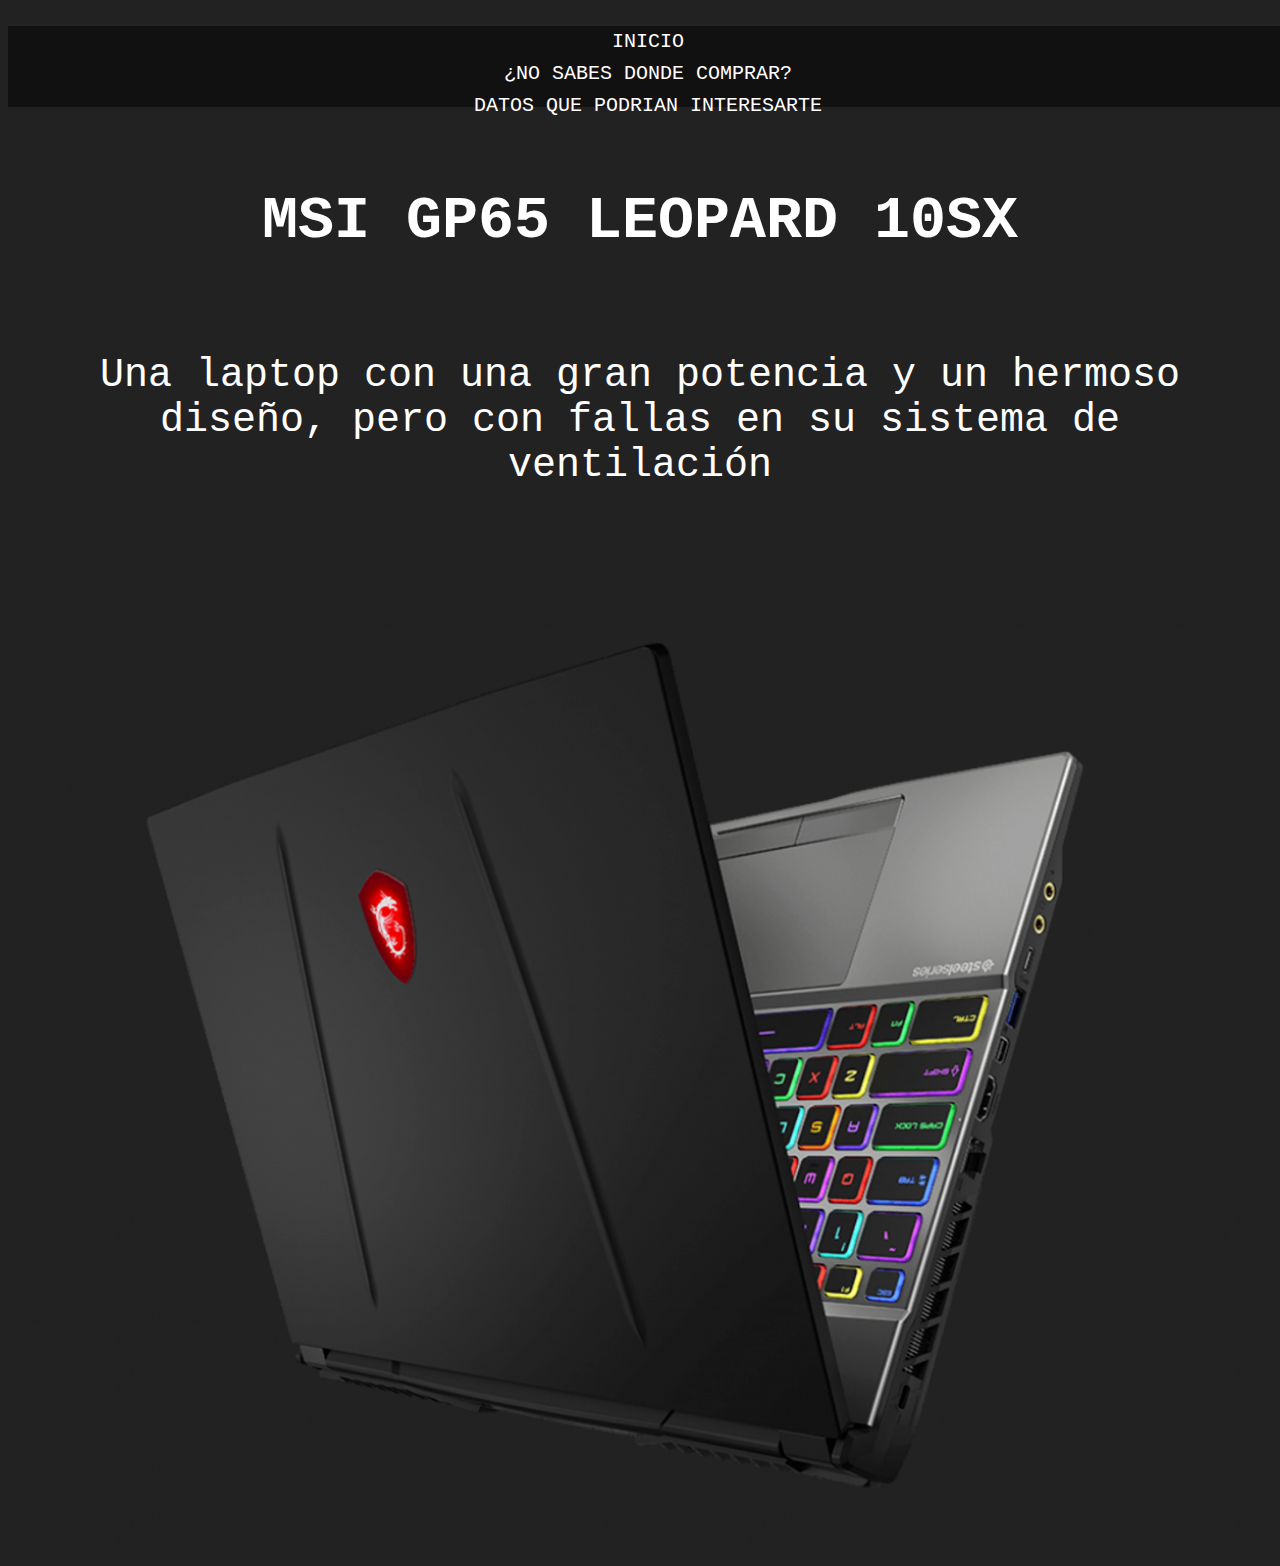
<file: msi_gp65_leopard.html>
<!DOCTYPE html>
<html lang="en">
<head>
    <meta charset="UTF-8">
    <meta http-equiv="X-UA-Compatible" content="IE=edge">
    <meta name="viewport" content="width=device-width, initial-scale=1.0">
    <title>MSI GP65 LEOPARD</title>

    <!-- LINKS -->
    <link rel="stylesheet" href="css/navbar.css">
    <link rel="stylesheet" href="css/products.css">

    <!-- CSS only -->
    <link href="https://cdn.jsdelivr.net/npm/bootstrap@5.1.3/dist/css/bootstrap.min.css" rel="stylesheet" integrity="sha384-1BmE4kWBq78iYhFldvKuhfTAU6auU8tT94WrHftjDbrCEXSU1oBoqyl2QvZ6jIW3" crossorigin="anonymous">
    <!-- JavaScript Bundle with Popper -->
    <script src="https://cdn.jsdelivr.net/npm/bootstrap@5.1.3/dist/js/bootstrap.bundle.min.js" integrity="sha384-ka7Sk0Gln4gmtz2MlQnikT1wXgYsOg+OMhuP+IlRH9sENBO0LRn5q+8nbTov4+1p" crossorigin="anonymous"></script>
</head>
<body style="background-color: #222222;"> 
    <div class="content-fluid">
        <section id="Navbar">
            <nav>
                <div class="row" id="nav_bar_computadora" style="--bs-gutter-x: 0rem;">
                    <div class="col-sm-4">
                        <a href="" style="text-decoration: none; color: white;">INICIO</a>
                    </div>
                    <div class="col-sm-4" >
                        <a href="" style="text-decoration: none; color: white;">¿NO SABES DONDE COMPRAR?</a>
                    </div>
                    <div class="col-sm-4">
                        <a href="" style="text-decoration: none; color: white;">DATOS QUE PODRIAN INTERESARTE</a>
                    </div>
                </div>
            </nav>
        </section>
        <section>
            <nav>
                <div id="hamburguesa" >
                    <div class="row" style="--bs-gutter-x: 0rem;">
                        <div class="col-sm-11">
                            <input type="checkbox" id="check">
                            <label for="check" class="bar-btn"><img src="img/menu_icon.png" alt="menu_icon"></label>
                            <ul class="nav-menu">
                                <li><a href="">INICIO</a></li>
                                <li><a href="">¿NO SABES DONDE COMPRAR?</a></li>
                                <li><a href="">DATOS QUE PODRIAN INTERESARTE</a></li>
                            </ul>
                        </div>
                    </div>
                </div>
            </nav>
        </section>
        <section id="tittle_img">
            <div>
                <h1>
                    MSI GP65 LEOPARD 10SX
                </h1>
                <br>
                <p>
                    Una laptop con una gran potencia y un hermoso diseño, pero con fallas en su sistema de ventilación
                </p>
                <br>
                <div class="row">
                    <div class="col-sm-2"></div>
                    <div class="col-sm-8">
                        <img src="img/msigp65leopard10sx_320px.png" alt="msi gp65 leopard 10SX" id="img01">
                        <img src="img/msigp65leopard10sx_375px.png" alt="msi gp65 leopard 10SX" id="img02">
                        <img src="img/msigp65leopard10sx_425px.png" alt="msi gp65 leopard 10SX" id="img03">
                        <img src="img/msigp65leopard10sx_768px.png" alt="msi gp65 leopard 10SX" id="img04">
                        <img src="img/msigp65leopard10sx_1024px.png" alt="msi gp65 leopard 10SX" id="img05">
                        <img src="img/msigp65leopard10sx_1440px.png" alt="msi gp65 leopard 10SX" id="img06">
                        <img src="img/msigp65leopard10sx_2560px.png" alt="msi gp65 leopard 10SX" id="img07">
                    </div>
                    <div class="col-sm-2"></div>
                </div>
            </div>
        </section>
    </div>
</body>
</html>
</file>
<file: css/navbar.css>
html, body{

    overflow-x: hidden; 

}

#Principal{

    position: relative;

}

#Principal >h1{ 

    text-align: center;
    position: absolute;
    font-size: 75px;
    font-weight: 400;
    width: 100%;
    margin-top: 35vh;
    font-family: 'Courier New', Courier, monospace;
    color: white;

}

@media (min-width: 767px) {
    
    #Navbar{

        display: block;

    }

    #nav_bar_computadora {

        align-items: center;
        justify-items: center;
        text-align: center;
        position: absolute;
        font-size: 20px;
        z-index: 1;
        width: 100%;
        margin-top: 2vh;
        line-height: 32px;
        font-family: 'Courier New', Courier, monospace;
        height: 9vh;
        background-color: rgba(0, 0, 0, 0.5);

    }

    #hamburguesa{

        display: none;

    }

}

@media (min-width: 0px) and (max-width: 767px) {
    
    #Navbar{

        display: none;

    }

    #hamburguesa{

        display: block;
        text-align: end;
        z-index: 1;
        width: 100%;
        position: fixed;
        font-family: 'Courier New', Courier, monospace;
        background-color: rgba(0, 0, 0, 0.3);

    }

    #hamburguesa >div {

        height: 7vh;
        margin-top: 13px;
        margin-left: 10px;

    }

    #hamburguesa > div> div >label >img {
        
        margin-top: 20px;
        width: 45px;

    }

    @media (max-width: 575.7px){

        #hamburguesa > div> div >label >img {
        
            margin-top: 20px;
            margin-right: 35px;
            width: 40px;
    
        }

    }

    .nav-menu{

        backdrop-filter: blur(5px);
        margin-top: 5vh;
        align-items: center;
        justify-content: center;
        text-align: center;
        width: 100%;
        margin-right: 30px;
        position: fixed;
        transition: all .5s;
        height: 0vh;

    }

    .nav-menu li{

        display: none;
        line-height: 120px;
        transition: all .5s;

    }

    .nav-menu li a {

        color: white;
        font-size: 25px;

    }



    #check{

        display: none;

    } 

    #check:checked ~ .nav-menu{

        height: 100vh;

    }

    #check:checked ~ .nav-menu li{

        display: block;

    }

}
</file>
<file: css/products.css>
body{

    background-color: black;

}

h1, p{

    color: white;

}

@media (min-width: 0px) and (max-width: 320px) {

    #tittle_img{

        padding-top: 40%;
        width: 100%;
        align-items: center;
        text-align: center;
        font-family: 'Courier New', Courier, monospace;

    }
    
    #tittle_img >div >h1{

        font-size: 27px;

    }

    #tittle_img >div >p{

        font-size: 16px;
        padding-left: 30px;
        padding-right: 30px;

    }

    #tittle_img >div >.row >div >#img01{

        display: block;
        width: 100%;
        height: 100%;

    }

    #tittle_img >div >.row >div >#img02{

        display: none;

    }

    #tittle_img >div >.row >div >#img03{

        display: none;

    }

    #tittle_img >div >.row >div >#img04{

        display: none;

    }

    #tittle_img >div >.row >div >#img05{

        display: none;

    }

    #tittle_img >div >.row >div >#img06{

        display: none;

    }

    #tittle_img >div >.row >div >#img07{

        display: none;

    }

}

@media (min-width: 321px) and (max-width: 376px) {

    #tittle_img{

        padding-top: 30%;
        width: 100%;
        align-items: center;
        text-align: center;
        font-family: 'Courier New', Courier, monospace;

    }
    
    #tittle_img >div >h1{

        font-size: 30px;

    }

    #tittle_img >div >p{

        font-size: 20px;
        padding-left: 30px;
        padding-right: 30px;

    }

    #tittle_img >div >.row >div >#img01{

        display: none;

    }

    #tittle_img >div >.row >div >#img02{

        display: block;
        width: 100%;
        height: 100%;

    }

    #tittle_img >div >.row >div >#img03{

        display: none;

    }

    #tittle_img >div >.row >div >#img04{

        display: none;

    }

    #tittle_img >div >.row >div >#img05{

        display: none;

    }

    #tittle_img >div >.row >div >#img06{

        display: none;

    }

    #tittle_img >div >.row >div >#img07{

        display: none;

    }

}

@media (min-width: 377px) and (max-width: 426px) {

    #tittle_img{

        padding-top: 30%;
        width: 100%;
        align-items: center;
        text-align: center;
        font-family: 'Courier New', Courier, monospace;

    }
    
    #tittle_img >div >h1{

        font-size: 30px;

    }

    #tittle_img >div >p{

        font-size: 20px;
        padding-left: 50px;
        padding-right: 50px;

    }

    #tittle_img >div >.row >div >#img01{

        display: none;

    }

    #tittle_img >div >.row >div >#img02{

        display: none;

    }

    #tittle_img >div >.row >div >#img03{

        display: block;
        width: 100%;
        height: 100%;

    }

    #tittle_img >div >.row >div >#img04{

        display: none;

    }

    #tittle_img >div >.row >div >#img05{

        display: none;

    }

    #tittle_img >div >.row >div >#img06{

        display: none;

    }

    #tittle_img >div >.row >div >#img07{

        display: none;

    }

}

@media (min-width: 427px) and (max-width: 800px) {

    #tittle_img{

        padding-top: 20%;
        width: 100%;
        align-items: center;
        text-align: center;
        font-family: 'Courier New', Courier, monospace;

    }
    
    #tittle_img >div >h1{

        font-size: 40px;

    }

    #tittle_img >div >p{

        font-size: 25px;
        padding-left: 50px;
        padding-right: 50px;

    }

    #tittle_img >div >.row >div >#img01{

        display: none;

    }

    #tittle_img >div >.row >div >#img02{

        display: none;

    }

    #tittle_img >div >.row >div >#img03{

        display: none;

    }

    #tittle_img >div >.row >div >#img04{

        display: block;
        width: 100%;
        height: 100%;

    }

    #tittle_img >div >.row >div >#img05{

        display: none;

    }

    #tittle_img >div >.row >div >#img06{

        display: none;

    }

    #tittle_img >div >.row >div >#img07{

        display: none;

    }

}

@media (min-width: 800px) and (max-width: 1025px) {

    #tittle_img{

        padding-top: 20%;
        width: 100%;
        align-items: center;
        text-align: center;
        font-family: 'Courier New', Courier, monospace;

    }
    
    #tittle_img >div >h1{

        font-size: 40px;

    }

    #tittle_img >div >p{

        font-size: 25px;
        padding-left: 50px;
        padding-right: 50px;

    }

    #tittle_img >div >.row >div >#img01{

        display: none;

    }

    #tittle_img >div >.row >div >#img02{

        display: none;

    }

    #tittle_img >div >.row >div >#img03{

        display: none;

    }

    #tittle_img >div >.row >div >#img04{

        display: none;

    }

    #tittle_img >div >.row >div >#img05{

        display: block;
        width: 100%;
        height: 100%;

    }

    #tittle_img >div >.row >div >#img06{

        display: none;

    }

    #tittle_img >div >.row >div >#img07{

        display: none;

    }

}

@media (min-width: 1025px) and (max-width: 1445px) {

    #tittle_img{

        padding-top: 11%;
        width: 100%;
        align-items: center;
        text-align: center;
        font-family: 'Courier New', Courier, monospace;

    }
    
    #tittle_img >div >h1{

        font-size: 60px;

    }

    #tittle_img >div >p{

        font-size: 40px;
        font-weight: lighter;
        padding-left: 50px;
        padding-right: 50px;

    }

    #tittle_img >div >.row >div >#img01{

        display: none;

    }

    #tittle_img >div >.row >div >#img02{

        display: none;

    }

    #tittle_img >div >.row >div >#img03{

        display: none;

    }

    #tittle_img >div >.row >div >#img04{

        display: none;

    }

    #tittle_img >div >.row >div >#img05{

        display: none;

    }

    #tittle_img >div >.row >div >#img06{

        display: block;
        width: 100%;
        height: 100%;

    }

    #tittle_img >div >.row >div >#img07{

        display: none;

    }

}

@media (min-width: 1445px) and (max-width: 2560px) {

    #tittle_img{

        padding-top: 10%;
        width: 100%;
        align-items: center;
        text-align: center;
        font-family: 'Courier New', Courier, monospace;

    }
    
    #tittle_img >div >h1{

        font-size: 60px;

    }

    #tittle_img >div >p{

        font-size: 29px;
        padding-left: 50px;
        padding-right: 50px;

    }

    #tittle_img >div >.row >div >#img01{

        display: none;

    }

    #tittle_img >div >.row >div >#img02{

        display: none;

    }

    #tittle_img >div >.row >div >#img03{

        display: none;

    }

    #tittle_img >div >.row >div >#img04{

        display: none;

    }

    #tittle_img >div >.row >div >#img05{

        display: none;

    }

    #tittle_img >div >.row >div >#img06{

        display: none;

    }

    #tittle_img >div >.row >div >#img07{

        display: block;
        width: 100%;
        height: 100%;

    }

}
</file>
